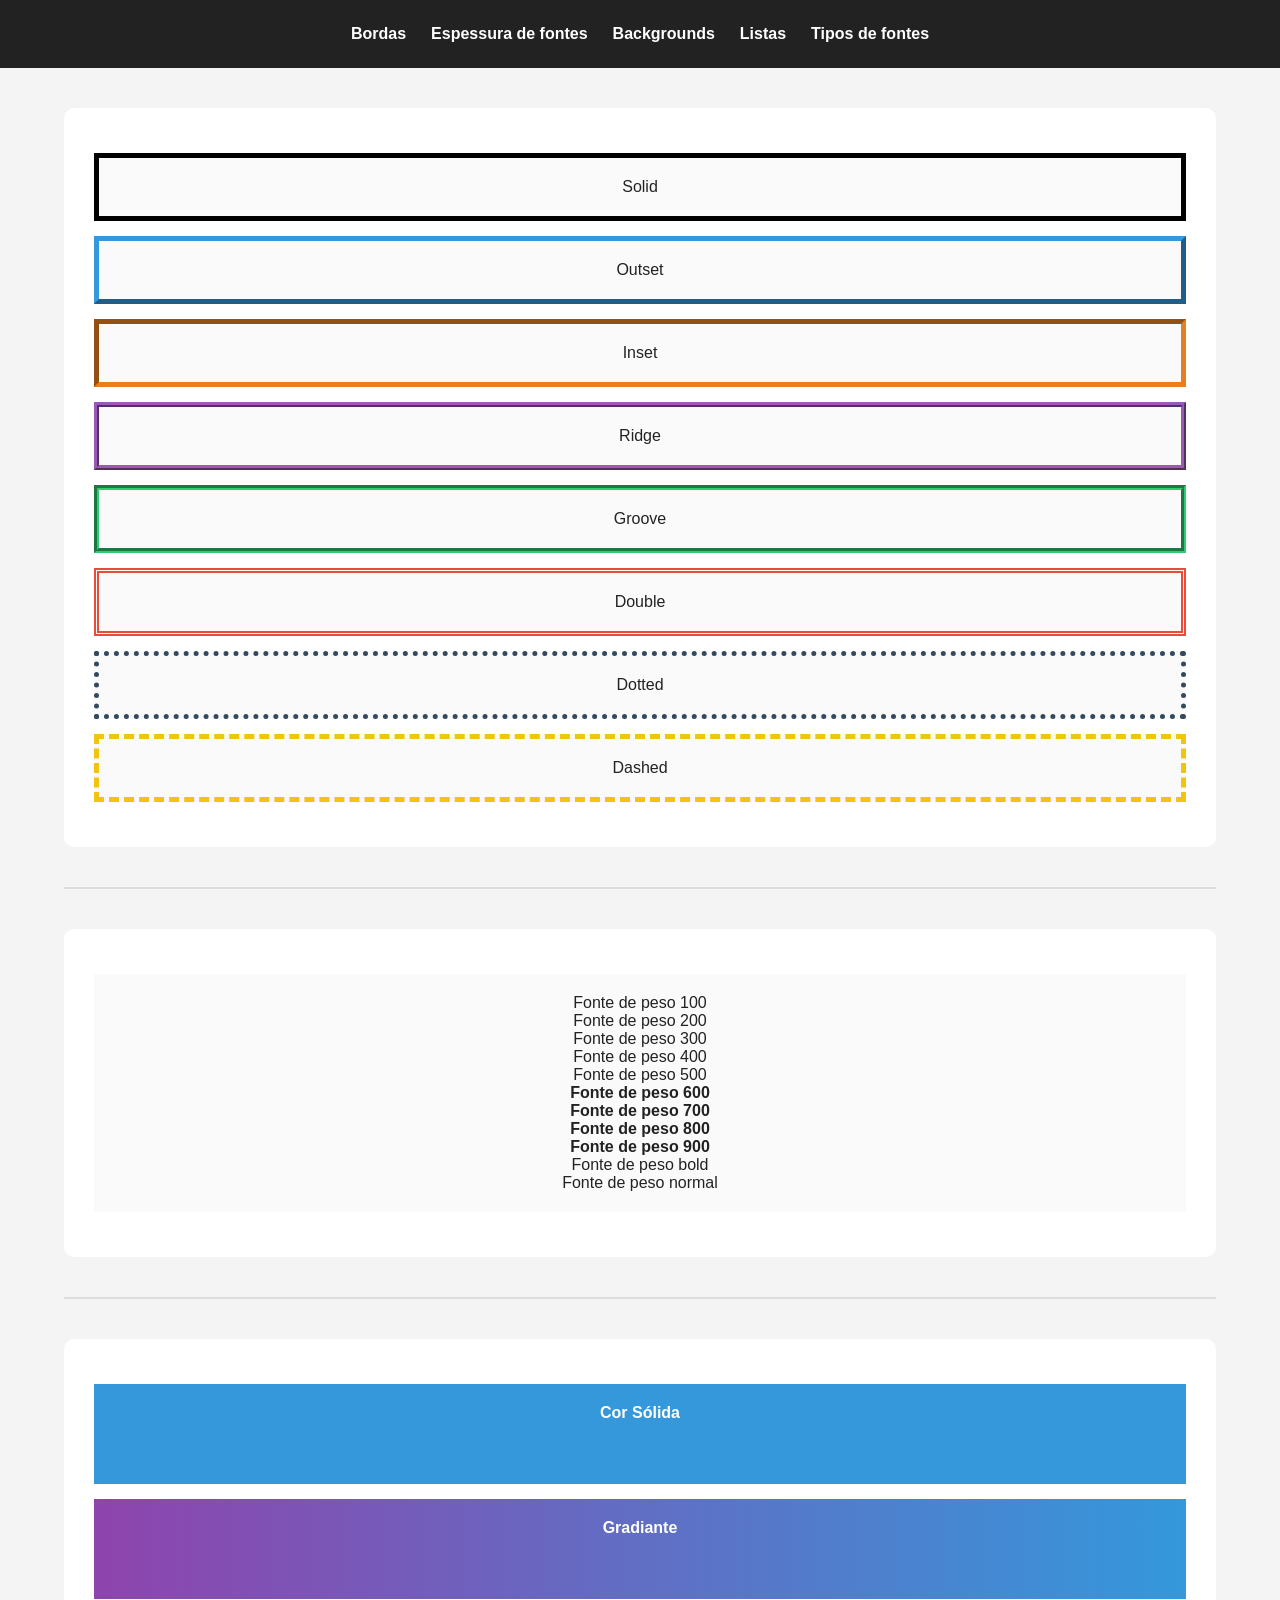
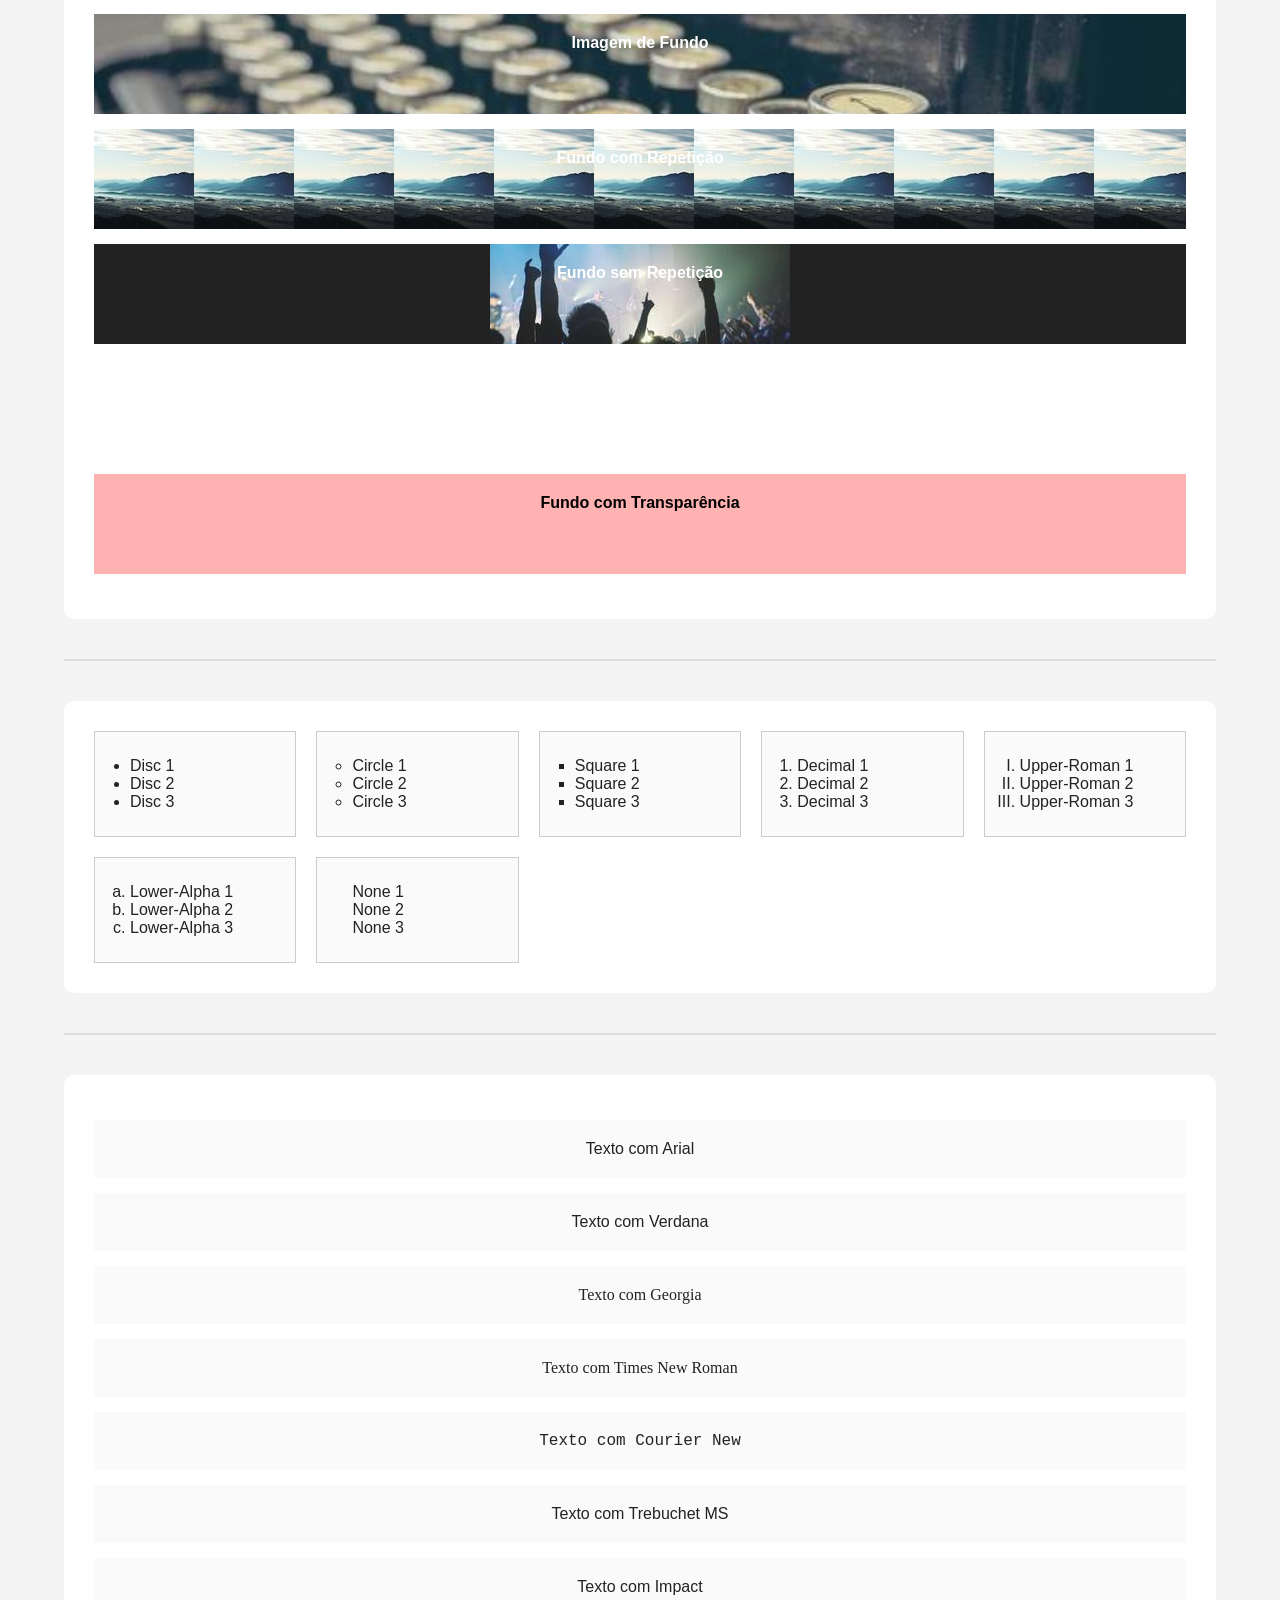
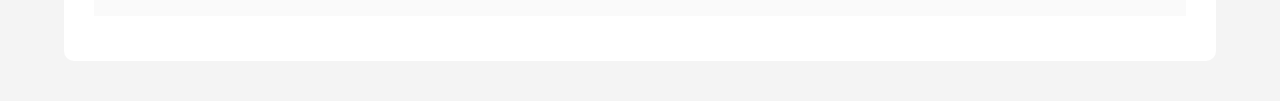
<file: atividade_final_css/index.html>
<!DOCTYPE html>
<html lang="pt-BR">
<head>
    <meta charset="UTF-8">
    <meta name="viewport" content="width=device-width, initial-scale=1.0">
    <title>Atividade final de CSS</title>
    <link rel="stylesheet" href="style/style.css">
</head>
<body>
    <header>
        <nav>
            <ul>
                <li><a href="#bordas">Bordas</a></li>
                <li><a href="#espessura-fontes">Espessura de fontes</a></li>
                <li><a href="#backgrounds">Backgrounds</a></li>
                <li><a href="#listas">Listas</a></li>
                <li><a href="#tipos-fontes">Tipos de fontes</a></li>
            </ul>
        </nav>
    </header>
 
    <main>
        <section id="bordas" class="secao bordas">
            <article>
                <p>Solid</p>
            </article>
            <article>
                <p>Outset</p>
            </article>
            <article>
                <p>Inset</p>
            </article>
            <article>
                <p>Ridge</p>
            </article>
            <article>
                <p>Groove</p>
            </article>
            <article>
                <p>Double</p>
            </article>
            <article>
                <p>Dotted</p>
            </article>
            <article>
                <p>Dashed</p>
            </article>
        </section>
 
        <hr>
 
        <section id="espessura-fontes" class="secao espessura-fontes">
            <article>
                <p class="peso-100">Fonte de peso 100</p>
                <p class="peso-200">Fonte de peso 200</p>
                <p class="peso-300">Fonte de peso 300</p>
                <p class="peso-400">Fonte de peso 400</p>
                <p class="peso-500">Fonte de peso 500</p>
                <p class="peso-600">Fonte de peso 600</p>
                <p class="peso-700">Fonte de peso 700</p>
                <p class="peso-800">Fonte de peso 800</p>
                <p class="peso-900">Fonte de peso 900</p>
                <p class="peso-bold">Fonte de peso bold</p>
                <p class="peso-normal">Fonte de peso normal</p>
            </article>
        </section>
 
        <hr>
 
        <section id="backgrounds" class="secao backgrounds">
            <article>
                <p>Cor Sólida</p>
            </article>
            <article>
                <p>Gradiante</p>
            </article>
            <article>
                <p>Imagem de Fundo</p>
            </article>
            <article>
                <p>Fundo com Repetição</p>
            </article>
            <article>
                <p>Fundo sem Repetição</p>
            </article>
            <article>
                <p>Fundo Fixo</p>
            </article>
            <article>
                <p>Fundo com Transparência</p>
            </article>
        </section>

        <hr>

        <section id="listas" class="secao listas">
            <ul>
                <li>Disc 1</li>
                <li>Disc 2</li>
                <li>Disc 3</li>
            </ul>
            <ul>
                <li>Circle 1</li>
                <li>Circle 2</li>
                <li>Circle 3</li>
            </ul>
            <ul>
                <li>Square 1</li>
                <li>Square 2</li>
                <li>Square 3</li>
            </ul>
            <ul>
                <li>Decimal 1</li>
                <li>Decimal 2</li>
                <li>Decimal 3</li>
            </ul>
            <ul>
                <li>Upper-Roman 1</li>
                <li>Upper-Roman 2</li>
                <li>Upper-Roman 3</li>
            </ul>
            <ul>
                <li>Lower-Alpha 1</li>
                <li>Lower-Alpha 2</li>
                <li>Lower-Alpha 3</li>
            </ul>
            <ul>
                <li>None 1</li>
                <li>None 2</li>
                <li>None 3</li>
            </ul>
        </section>

        <hr>

        <section id="tipos-fontes" class="secao tipos-fontes">
            <article>
                <p>Texto com Arial</p>
            </article>
            <article>
                <p>Texto com Verdana</p>
            </article>
            <article>
                <p>Texto com Georgia</p>
            </article>
            <article>
                <p>Texto com Times New Roman</p>
            </article>
            <article>
                <p>Texto com Courier New</p>
            </article>
            <article>
                <p>Texto com Trebuchet MS</p>
            </article>
            <article>
                <p>Texto com Impact</p>
            </article>
        </section>
    </main>
</body>
</html>
</file>
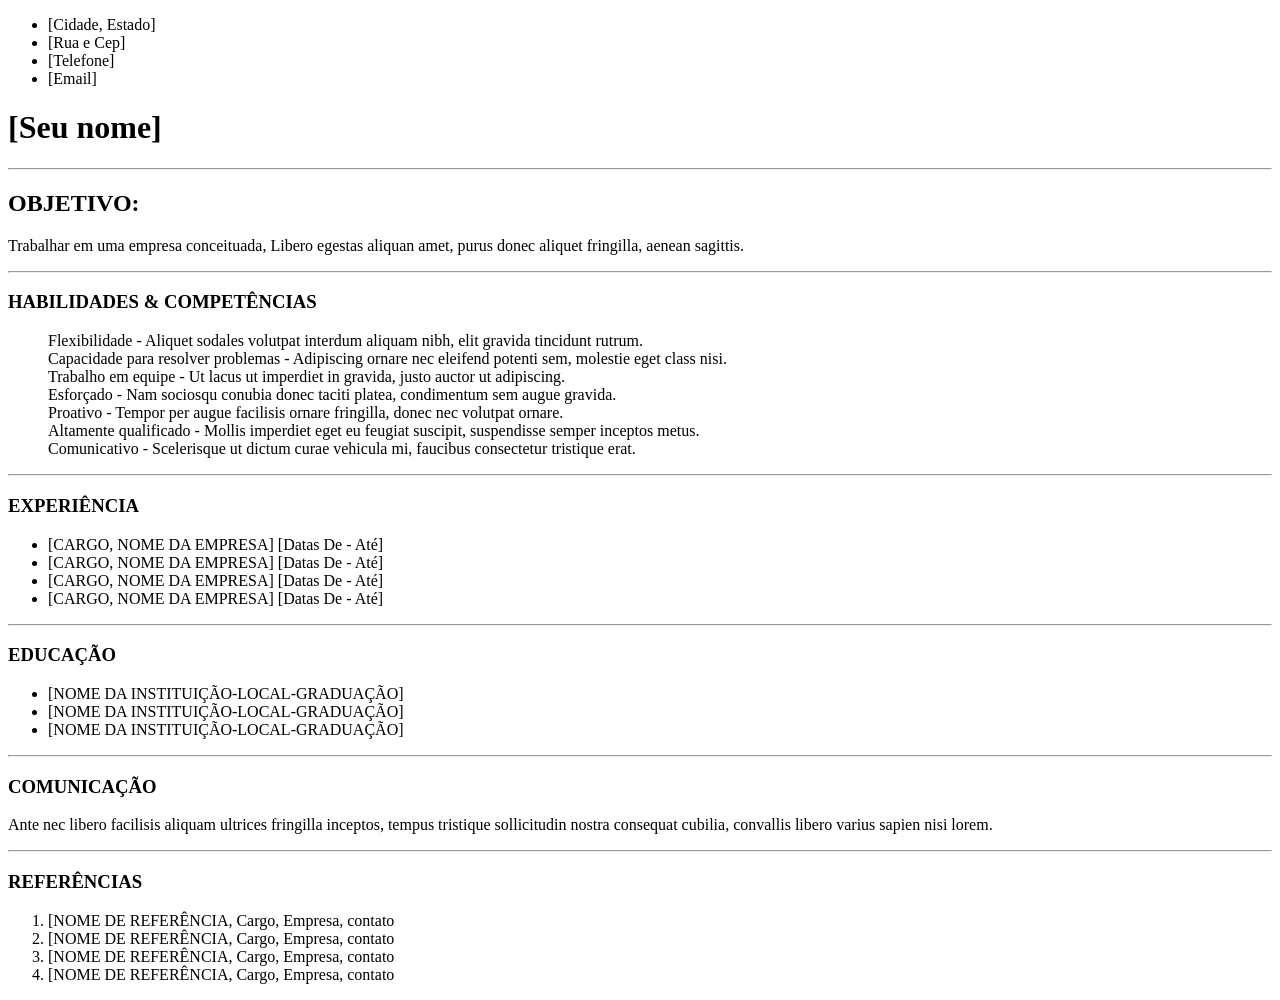
<file: curriculo_html/index.html>
<!DOCTYPE html>
<html lang="pt-br">
<head>
    <meta charset="UTF-8">
    <meta name="viewport" content="width=device-width, initial-scale=1.0">
</head>
<body>
    <main>
        <section class="informações">
        <ul>
            <li>[Cidade, Estado]</li>
            <li>[Rua e Cep]</li>
            <li>[Telefone]</li>
            <li>[Email]</li>
        </ul>

        </section>
        <h1>[Seu nome]</h1>
        <hr class="linha-estilizada">

        <h2>OBJETIVO:</h2>
        <p>Trabalhar em uma empresa conceituada, Libero egestas aliquan amet, purus donec aliquet fringilla, aenean sagittis.</p>
          <hr class="linha-estilizada">

        <dl>  
           <dt>
            <h3>HABILIDADES & COMPETÊNCIAS</h3>
          </dt>
          <dd>Flexibilidade - Aliquet sodales volutpat interdum aliquam nibh, elit gravida tincidunt rutrum.</dd>
          <dd>Capacidade para resolver problemas - Adipiscing ornare nec eleifend potenti sem, molestie eget class nisi.</dd>
          <dd>Trabalho em equipe - Ut lacus ut imperdiet in gravida, justo auctor ut adipiscing.</dd>
          <dd>Esforçado - Nam sociosqu conubia donec taciti platea, condimentum sem augue gravida.</dd>
          <dd>Proativo - Tempor per augue facilisis ornare fringilla, donec nec volutpat ornare.</dd>
          <dd>Altamente qualificado - Mollis imperdiet eget eu feugiat suscipit, suspendisse semper inceptos metus.</dd>
          <dd>Comunicativo - Scelerisque ut dictum curae vehicula mi, faucibus consectetur tristique erat.</dd>
          </dl>
          <hr class="linha-estilizada">

          <h3>EXPERIÊNCIA</h3>
          <ul>
            <li>[CARGO, NOME DA EMPRESA] [Datas De - Até]</li>
            <li>[CARGO, NOME DA EMPRESA] [Datas De - Até]</li>
            <li>[CARGO, NOME DA EMPRESA] [Datas De - Até]</li>
            <li>[CARGO, NOME DA EMPRESA] [Datas De - Até]</li>
          </ul>
          <hr class="linha-estilizada">
          
          <h3>EDUCAÇÃO</h3>
          <ul>
            <li>[NOME DA INSTITUIÇÃO-LOCAL-GRADUAÇÃO]</li>
            <li>[NOME DA INSTITUIÇÃO-LOCAL-GRADUAÇÃO]</li>
            <li>[NOME DA INSTITUIÇÃO-LOCAL-GRADUAÇÃO]</li>
            </ul>
            <hr class="linha-estilizada">

            <h3>COMUNICAÇÃO</h3>
            <p>Ante nec libero facilisis aliquam ultrices fringilla inceptos, tempus tristique sollicitudin nostra consequat cubilia, convallis libero varius sapien nisi lorem.</p>
            <hr class="linha-estilizada">

            <h3>REFERÊNCIAS</h3>
            <ol>
                <li>[NOME DE REFERÊNCIA, Cargo, Empresa, contato</li>
                <li>[NOME DE REFERÊNCIA, Cargo, Empresa, contato</li>
                <li>[NOME DE REFERÊNCIA, Cargo, Empresa, contato</li>
                <li>[NOME DE REFERÊNCIA, Cargo, Empresa, contato</li>
            </ol>
        </main>
    
</body>
</html>
</file>
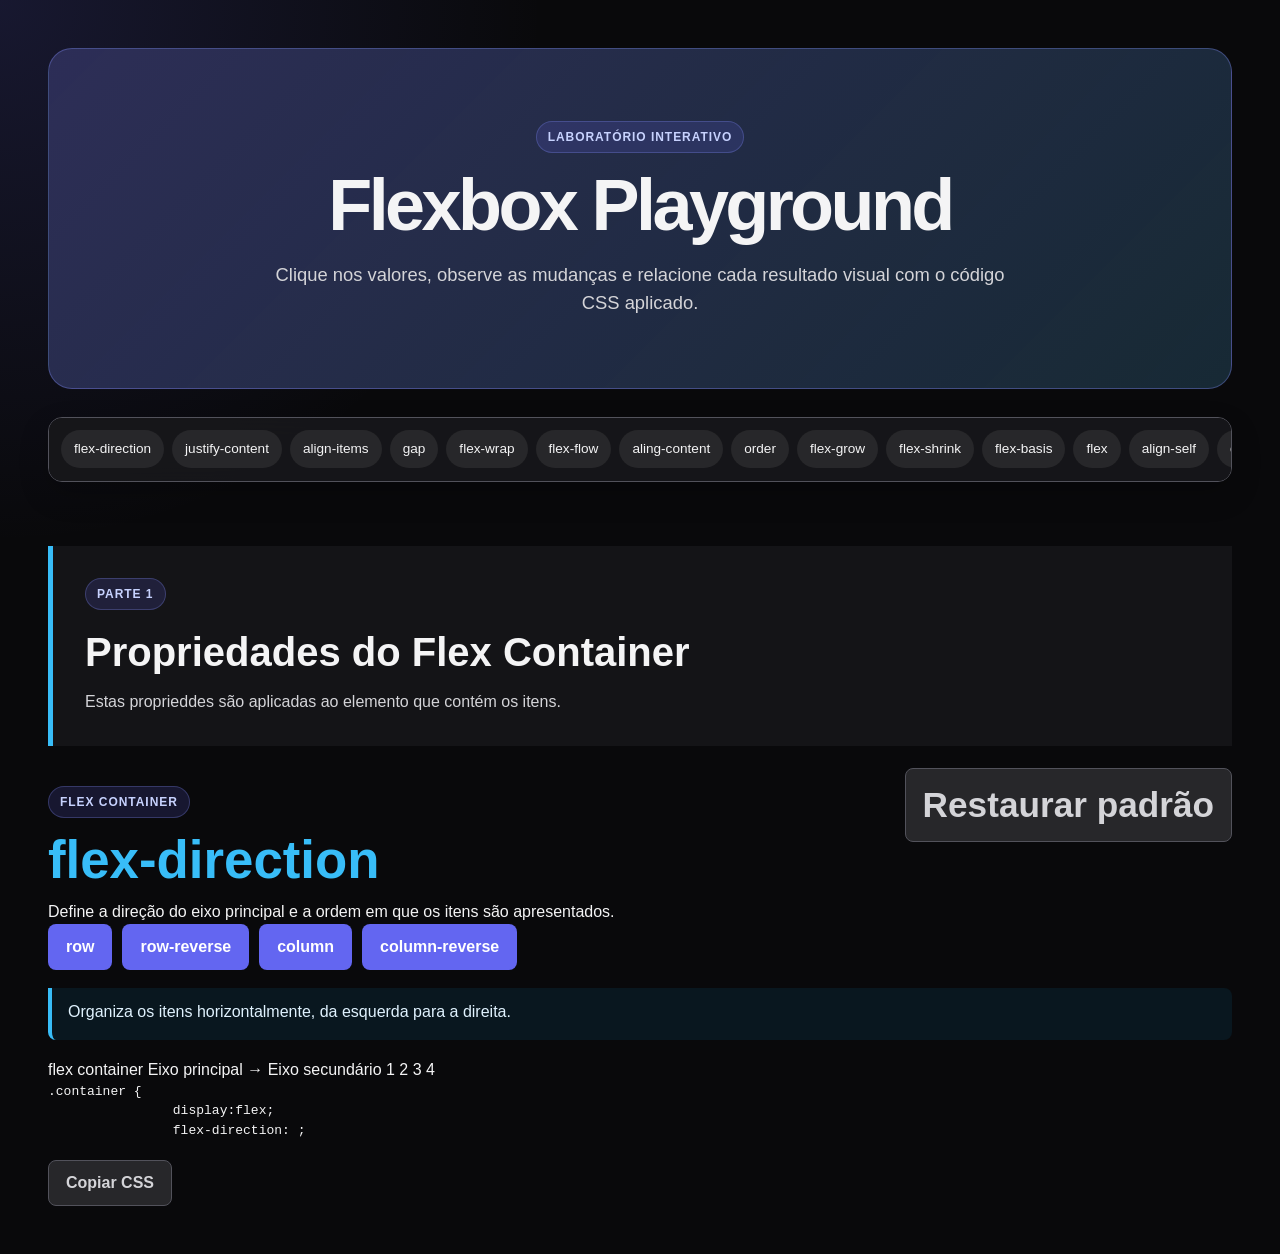
<file: flexbox/index.html>
<!-- Define que o documento utiliza HTML5. Deve ser a primeira declaração do arquivo. -->
<!DOCTYPE html>
<!-- A tag html envolve toda a página. lang="pt-br" informa o idioma para navegadores e leitores de tela. -->
<html lang="pt-br">
    <!-- O head guarda configurações e informações que não aparecem diretamente no conteúdo visual. -->
<head>
    <!-- Permite ultilizar acentos, cedilha e outros caracteres especiais corretamente. -->
    <meta charset="UTF-8">
    <!-- Faz o layout respeitar a largura real de celulares, tablets e computadores. -->
    <meta name="viewport" content="width=device-width, initial-scale=1.0">
    <!-- Descrição usada por mecanismo de busca e no compartilhamento do link. -->
    <meta name="description" content="Laboratório interativo para aprender e praticar as principais propriedades do css flexbox.">
    <!-- Texto exibido na aba do navegador. -->
    <title>Laboratório Flexbox</title>
    <!-- Conecta o HTML ao arquivo CSS responsável pela aparência da página. -->
    <link rel="stylesheet" href="style/style.css">
</head>

<!-- O body contém todo o conteúdo visivel da página. -->
<body>
    

      <!-- ===================================================
         CABEÇALHO PRINCIPAL
         Apresenta o nome e a proposta do laboratório.
    =================================================== -->
<header class="page-header">
<!-- Pequeno rótulo visual acima do título principal. -->
    <span class="page-label">laboratório interativo</span>
    <!-- h1 é o título principal e deve representar o assunto da página. -->
    <h1>Flexbox Playground</h1>
    <p>
        Clique nos valores, observe as mudanças e relacione cada resultado visual com o código CSS aplicado.
    </p>
</header>

  <!-- ===================================================
        NAVEGAÇÃO INTERNA
         Cada link aponta para o id de uma seção da página.
         aria-label descreve o menu para tecnologias assistivas.
    =================================================== -->


   <nav class="property-navigation" aria-label="Navegação das prioridades do Flexbox">
        <a href="#flex-direction">flex-direction</a>
        <a href="#justify-content">justify-content</a>
        <a href="#align-items">align-items</a>
        <a href="#gap">gap</a>
        <a href="#flex-wrap">flex-wrap</a>
        <a href="#flex-flow">flex-flow</a>
        <a href="#aling-content">aling-content</a>
        <a href="#order">order</a>
        <a href="#flex-grow">flex-grow</a>
        <a href="#flex-shrink">flex-shrink</a>
        <a href="#flex-basis">flex-basis</a>
        <a href="#flex">flex</a>
        <a href="#align-self">align-self</a>
        <a href="#desafio">desafio</a>
    </nav>
 
    <!-- O main reúne o conteúdo principal do laboratório-->
    <main>
 
        <!-- ===================================================
        PARTE 1 - PRIORIDADES DO FLEX CONTAINER
        São aplicadas ao elemento pai, responsável por organizar itens
    =================================================== -->
 
        <header class="group-header">
            <span>Parte 1</span>
            <h2>Propriedades do Flex Container</h2>
            <p>Estas proprieddes são aplicadas ao elemento que contém os itens.</p>
        </header>
          <!-- ===================================================
        SEÇÃO: flex-direction
        define a direção do eixo principal e a ordem  inicial dos itens.
        O id permite acessar esta seção pelo menu de navegação.
    =================================================== -->
    <section>
        <!-- Agrupa o título da propriedade e o botão que restaura o valor inicial. -->
         <div class="demo-heading">
            <div>
            <span class="property-type">Flex container</span>
            <h2>flex-direction</h2>
         </div>
         <button type="button" class="reset-button" data-reset-section="direction">Restaurar padrão</button>
        </div>
        <p class="demo-intoduction">
            Define a direção do eixo principal e a ordem em que os itens são apresentados.
        </p>

        <!--
           Grupo de botões com os valores da propriedade.
           role="group" e arial-label ajudam leitores de tela.
           data-* guarda o valor que será lido pelo JavaScript.
           aria-pressed informa qual botão está ativo.
           -->
           <div class="buttons" role="group" aria-label="Valores de flex-direction">
            <button type="button" data-direction="row" aria-pressed="true">row</button>
            <button type="button" data-direction="row-reverse" aria-pressed="false">row-reverse</button>
            <button type="button" data-direction="column" aria-pressed="false">column</button>
            <button type="button" data-direction="column-reverse" aria-pressed="false">column-reverse</button>
           </div>
        <!--
           Descrição atualizada pelo JavaScript conforme o botão escolhido.
           aria-live="polite" permite anunciar a mudança para leitores de tela. 
           -->
           <p class="property-description direction-description" aria-live="polite">
            Organiza os itens horizontalmente, da esquerda para a direita.
           </p>
           <!--
           Área visual da demonstração.
           A classe container recebe display:flex no CSS.
           A segunda classe identifica a propriedade demonstrada.
           -->
           <div class="container direction-container" id="direction-container">
            <span class="container-label">flex container</span>
            <!-- Indicadores dos eixos; JavaScript atualiza as setas nesta seção.-->
            <span class="axis-main direction-main-axis">Eixo principal →</span>
            <span class="axis axis-cross direction-cross-axis">Eixo secundário</span>
            <!-- Cada elemento .item é um flex item. Os números facilitam observar ordem e posição.-->
        <span><span class="item">1</span></span>
        <span><span class="item">2</span></span>
        <span><span class="item">3</span></span>
        <span><span class="item">4</span></span>
        </div>
        <!--Mostra o CSS correspondente ao valor selecionada.
        pre preserva espaços e quebras de linha; code identifica código-fonte.
        O botão usa data-copy-property e data-copy-target para copiar o resultado.
        -->
        <div class="code-wrapper">
            <pre class="code"><code>.container {
                display:flex;
                flex-direction: <strong class="direction-value" aria-live="polite"></strong>;
            </code></pre>
            <button type="button" class="copy-button" data-copy-property="flex-direction" 
            data-copy-target=".direction-value">Copiar CSS</button>
        </div>
    </section>
 
    </main>
 
</body>
 
</html>
</file>
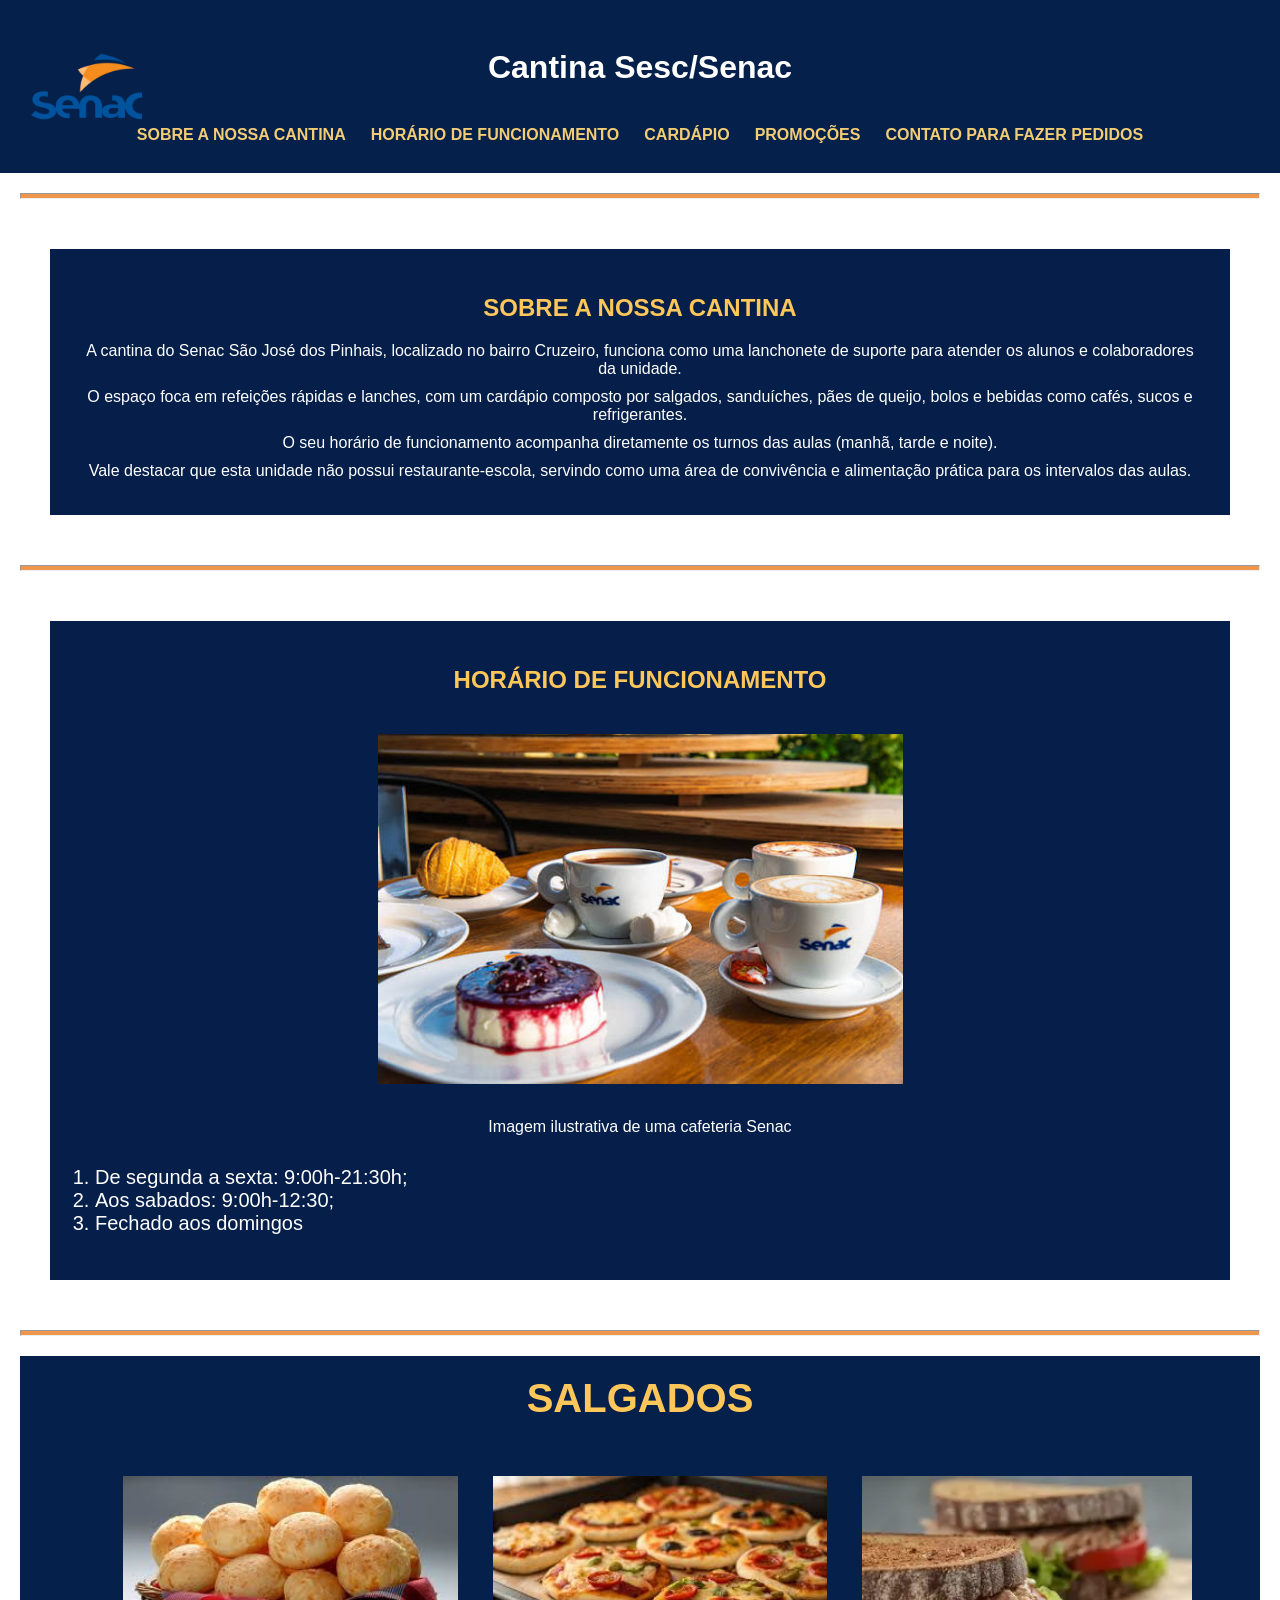
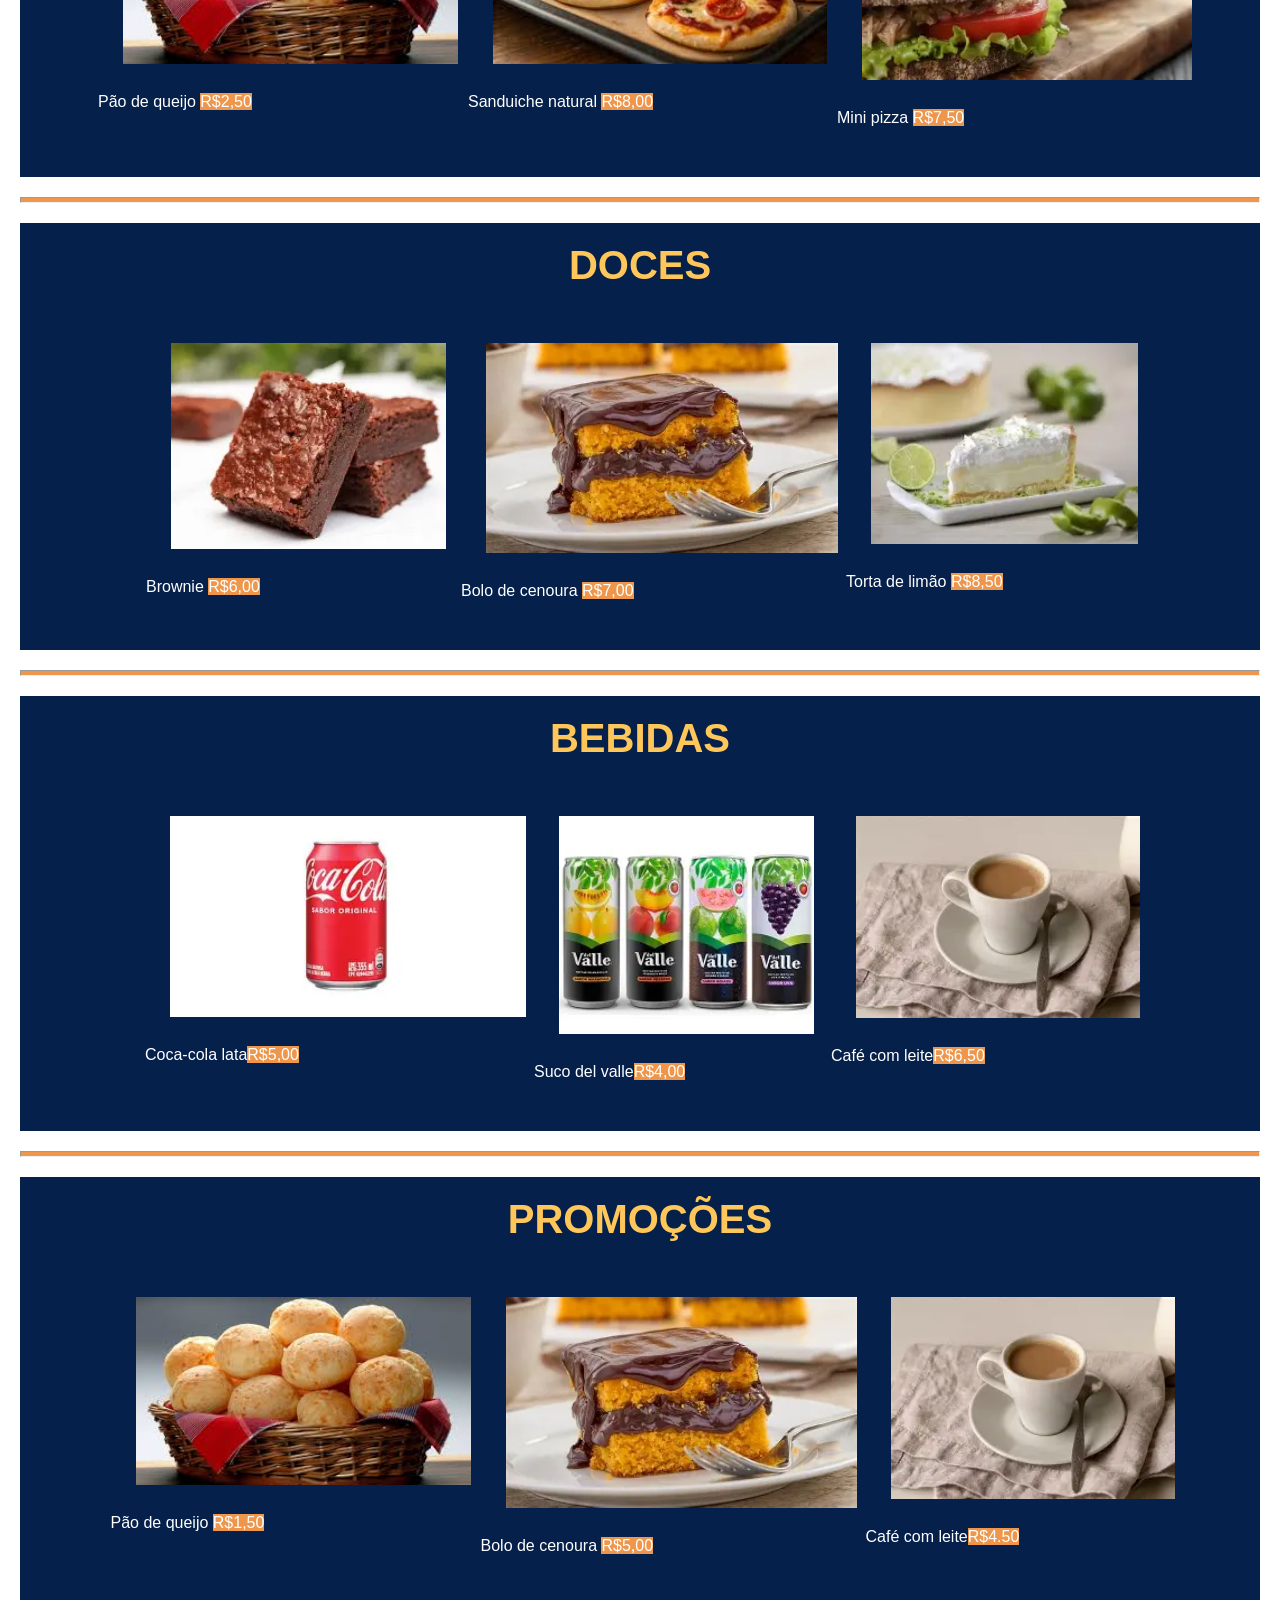
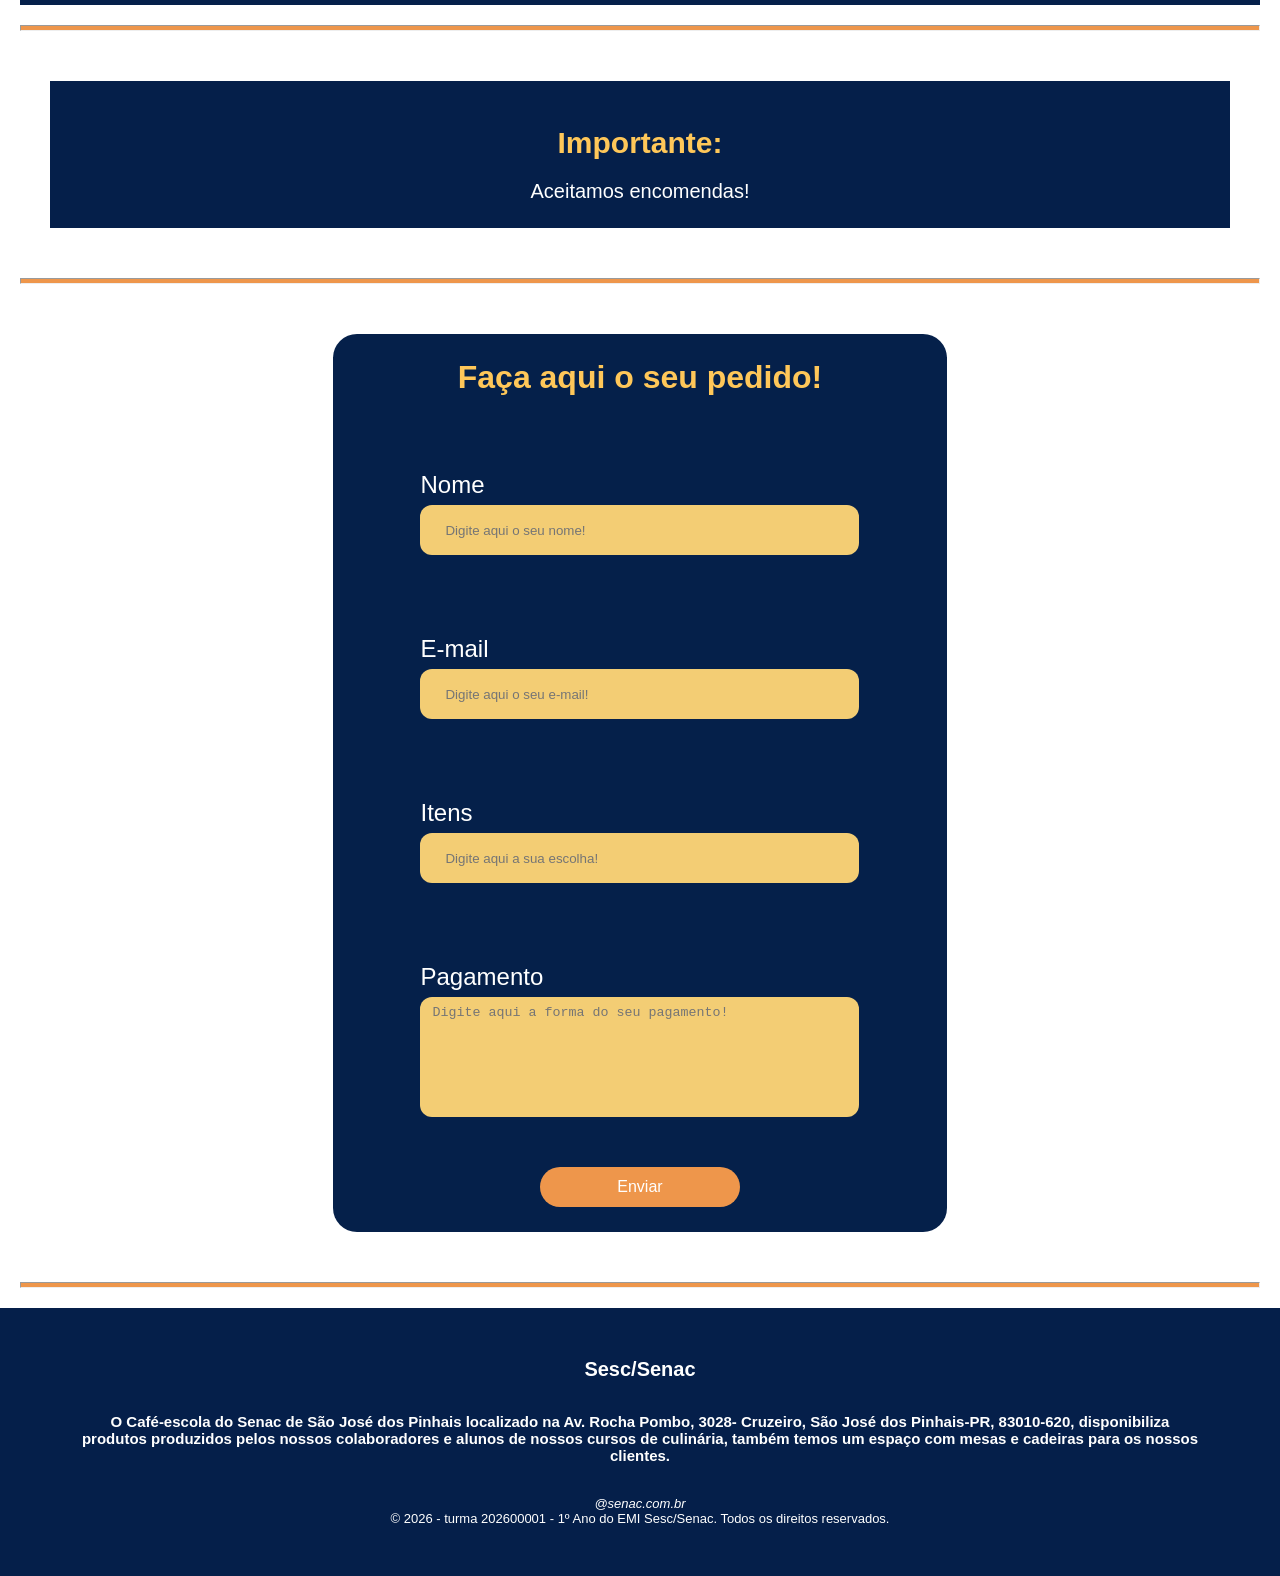
<file: juliabueno_projeto_cantina/index.html>
<!DOCTYPE html>
<html lang="pt-br">
<head>
    <meta charset="UTF-8">
    <meta name="viewport" content="width=device-width, initial-scale=1.0">
    <title>Cantina Sesc/Senac</title>
    <link rel="stylesheet" href="style/style.css">
</head>
<body>
    <header>
        <img src="image/logosenac.png" alt="logo do senac" class="logo">
        <div>
            <h1 class="titulo-1">Cantina Sesc/Senac</h1>
            <nav>
                <ul>
                <li><a href="#sobre_a_nossa_cantina">SOBRE A NOSSA CANTINA</a></li>
                <li><a href="#horario_de_funcionamento">HORÁRIO DE FUNCIONAMENTO</a></li>
                <li><a href="#nossos_produtos">CARDÁPIO</a></li>
                <li><a href="#promos">PROMOÇÕES</a></li>
                <li><a href="#formulario">CONTATO PARA FAZER PEDIDOS</a></li>
                </ul>
            </nav>
        </div>
    </header>
    <hr class="linha">
    <Main>
        <section id="sobre_a_nossa_cantina" class="sobre-1">
            <h2 class="sobre-2">SOBRE A NOSSA CANTINA</h2>
            <article>
            <p class="sobre-3">A cantina do Senac São José dos Pinhais, localizado no bairro Cruzeiro, funciona como uma lanchonete de suporte para atender os alunos e colaboradores da unidade.</p>
            <p class="sobre-3"> O espaço foca em refeições rápidas e lanches, com um cardápio composto por salgados, sanduíches, pães de queijo, bolos e bebidas como cafés, sucos e refrigerantes.</p>
            <p class="sobre-3">O seu horário de funcionamento acompanha diretamente os turnos das aulas (manhã, tarde e noite). </p>
            <p class="sobre-3">Vale destacar que esta unidade não possui restaurante-escola, servindo como uma área de convivência e alimentação prática para os intervalos das aulas.</p>
        </article>
        </section>
<hr class="linha">
          <section id="horario_de_funcionamento" class="hora">
            <h2 class="horat">HORÁRIO DE FUNCIONAMENTO</h2>
            <img src="image/image.png" alt="Imagem de alguns pratos do senac." class="imagem">
            <p class="escrimage">Imagem ilustrativa de uma cafeteria Senac</p>
            <ol class="ol-lis">
               <li>De segunda a sexta: 9:00h-21:30h;</li>
                <li>Aos sabados: 9:00h-12:30;</li>
                <li>Fechado aos domingos</li>
            </ol>
        
          </section>
<hr class="linha">
        <section id="nossos_produtos" class="cardapio-salgados">
           
            <h2 class="titulo-salgado">SALGADOS</h2>
            <div>
                <figure>
            <img src="image/download.jpg" alt="pão de queijo">
            <figcaption>Pão de queijo <mark class="marca-texto"> R$2,50</mark></figcaption>
            </figure>
            <figure>
            <img src="image/images.jpg" alt="sanduiche natural" class="imag-sandu">
            <figcaption>Sanduiche natural <mark class="marca-texto">R$8,00</mark></figcaption>
             </figure>
              <figure>
            <img src="image/sanduiche.webp" alt="mini pizza">
            <figcaption>Mini pizza <mark class="marca-texto">R$7,50</mark></figcaption>
             </figure>
  </div>
  </section>
  <hr class="linha">
  <section class="cardapio-doces">
    <h2 class="titulo-doces">DOCES</h2>
  <div>
             <figure>
            <img src="image/OIP.webp" alt="brownie">
            <figcaption>Brownie <mark class="marca-texto">R$6,00</mark></figcaption>
             </figure>
              <figure>
            <img src="image/bolo cenoura.webp" alt="bolo de cenoura">
            <figcaption>Bolo de cenoura <mark class="marca-texto">R$7,00</mark></figcaption>
             </figure>
              <figure>
            <img src="image/torta limão.webp" alt="torta de limão">
            <figcaption>Torta de limão <mark class="marca-texto">R$8,50</mark></figcaption>
             </figure>
            </div>
        </section>
<hr class="linha">
         <section class="cardapio-bebidas">
    <h2 class="titulo-bebidas">BEBIDAS</h2>
  <div>
    <figure>
            <img src="image/coca.webp" alt="coca lata">
            <figcaption>Coca-cola lata<mark class="marca-texto">R$5,00</mark></figcaption>
             </figure>
              <figure>
            <img src="image/suco.webp" alt="suco del valle">
            <figcaption>Suco del valle<mark class="marca-texto">R$4,00</mark></figcaption>
             </figure>
              <figure>
            <img src="image/café.webp" alt="cafe com leite">
            <figcaption>Café com leite<mark class="marca-texto">R$6,50</mark></figcaption>
             </figure>
            </div>
        </section>
        <hr class="linha">
        <section id="promos" class="cardapio-promos">
        <h2 class="titulo-promo">PROMOÇÕES</h2>
 <div>
              <figure>
            <img src="image/download.jpg" alt="pão de queijo">
            <figcaption>Pão de queijo <mark class="marca-texto"> R$1,50</mark></figcaption>
            </figure>
               <figure>
            <img src="image/bolo cenoura.webp" alt="bolo de cenoura">
            <figcaption>Bolo de cenoura <mark class="marca-texto">R$5,00</mark></figcaption>
             </figure>
              <figure>
            <img src="image/café.webp" alt="cafe com leite">
            <figcaption>Café com leite<mark class="marca-texto">R$4.50</mark></figcaption>
             </figure>
            </div>
        </section>
<hr class="linha">
        <aside class="anuncio">
            <h1 class="text">Importante:</h1>
            <p>Aceitamos encomendas!</p>
        </aside>
<hr class="linha">
         <section id="formulario" class="formulario">
            <div class="form-cta">
                <form class="lead-form">
                    <h3>Faça aqui o seu pedido!</h3>
                    <div class="form-row">
                        <label>Nome</label>
                        <input type="text" name="nome" id="nome" placeholder="Digite aqui o seu nome!">
                    </div>
                    <div class="form-row">
                        <label>E-mail</label>
                        <input type="email" name="e-mail" id="e-mail" placeholder="Digite aqui o seu e-mail!">
                    </div>
                    <div class="form-row">
                        <label>Itens</label>
                        <input type="mensagem" id="mensagem" placeholder="Digite aqui a sua escolha!">
                    </div>
                    <div class="form-row">
                        <label>Pagamento</label>
                        <textarea name="Pagamento" id="pagamento" placeholder="Digite aqui a forma do seu pagamento!" cols="50" rows="5"></textarea>
                    </div>
                    <button class="btn" type="submit">Enviar</button>
                </form>
            </div>
        </section>
    <hr class="linha">

    </Main>
    <footer class="rodape">
        <h3 class="escro">Sesc/Senac</h3>
        <h4 class="escriro">O Café-escola do Senac de São José dos Pinhais localizado na Av. Rocha Pombo, 3028- Cruzeiro, São José dos Pinhais-PR, 83010-620, disponibiliza produtos produzidos pelos nossos colaboradores e alunos de nossos cursos de culinária, também temos um espaço com mesas e cadeiras para os nossos clientes.
</h4>
        
        <address class="address">@senac.com.br</address>
         <p>&copy; 2026 - turma 202600001 - 1º Ano do EMI Sesc/Senac. Todos os direitos reservados.</p>
    </footer>
    
</body>
</html>
</file>
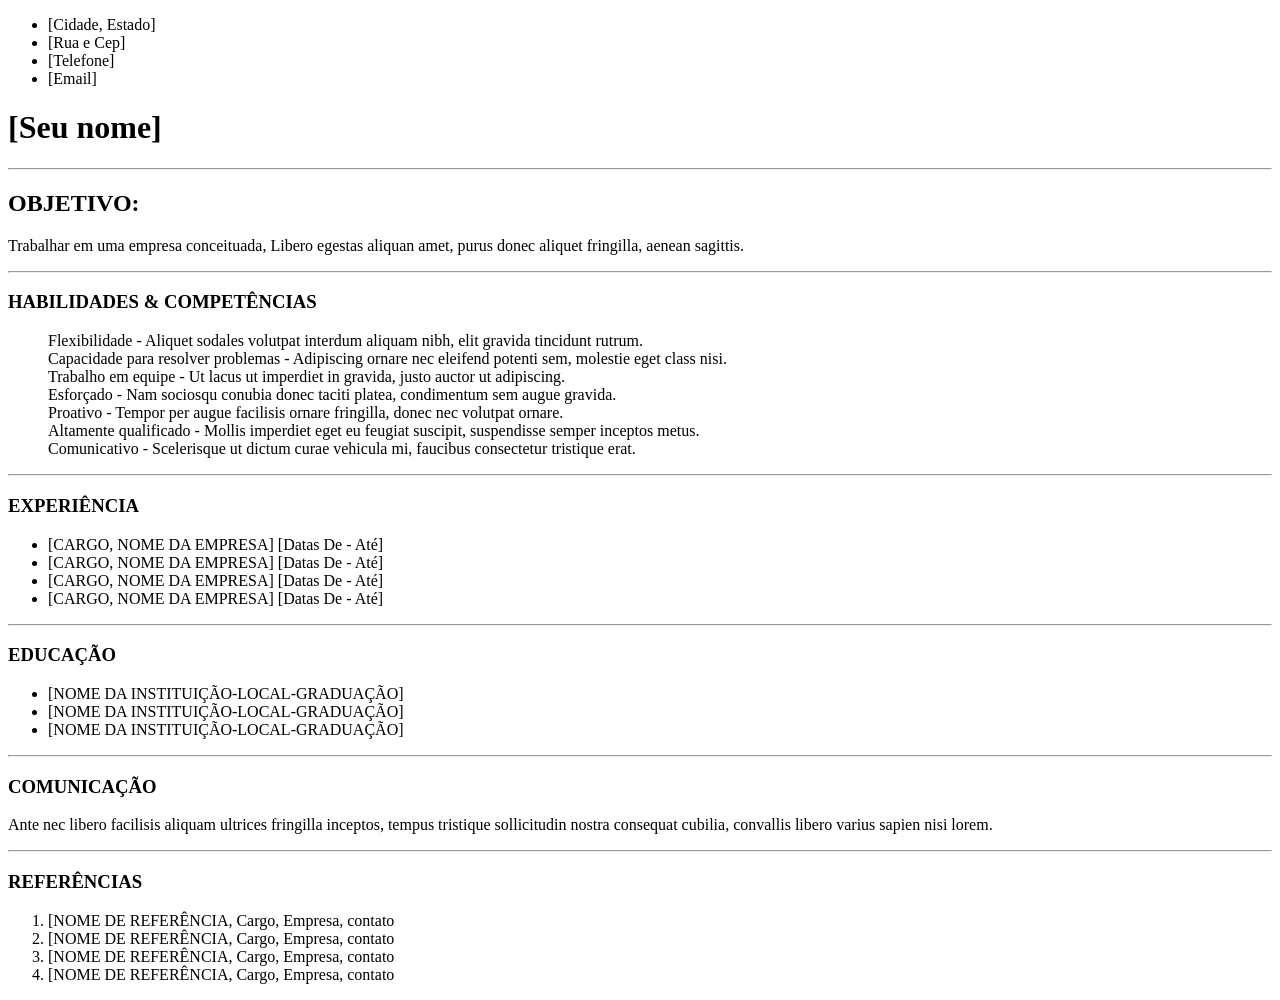
<file: curriculo_html/correcao.html>
<!DOCTYPE html>
<html lang="pt-br">
<head>
    <meta charset="UTF-8">
    <meta name="viewport" content="width=device-width, initial-scale=1.0">
    <title>Document</title>
</head>
<body>
    <!-- <ul> define uma lista não ordenada -->
    <ul>
        <li>[Cidade, Estado]</li> <!-- <li> informa o conteúdo da lista -->
        <li>[Rua e Cep]</li>
        <li>[Telefone]</li>
        <li>[Email]</li>
    </ul>
    <h1>[Seu nome]</h1>
    <hr>

    <h2>OBJETIVO:</h2>
    <p>Trabalhar em uma empresa conceituada, Libero egestas aliquan amet, purus donec aliquet fringilla, aenean sagittis.</p>
    <hr>

    <dl>
        <dt>
            <h3>HABILIDADES & COMPETÊNCIAS</h3>
        </dt>
        <dd>Flexibilidade - Aliquet sodales volutpat interdum aliquam nibh, elit gravida tincidunt rutrum.</dd>
        <dd>Capacidade para resolver problemas - Adipiscing ornare nec eleifend potenti sem, molestie eget class nisi.</dd>
        <dd>Trabalho em equipe - Ut lacus ut imperdiet in gravida, justo auctor ut adipiscing.</dd>
        <dd>Esforçado - Nam sociosqu conubia donec taciti platea, condimentum sem augue gravida.</dd>
        <dd>Proativo - Tempor per augue facilisis ornare fringilla, donec nec volutpat ornare.</dd>
        <dd>Altamente qualificado - Mollis imperdiet eget eu feugiat suscipit, suspendisse semper inceptos metus.</dd>
        <dd>Comunicativo - Scelerisque ut dictum curae vehicula mi, faucibus consectetur tristique erat.</dd>
    </dl>
    <hr>

    <h3>EXPERIÊNCIA</h3>
          <ul>
            <li>[CARGO, NOME DA EMPRESA] [Datas De - Até]</li>
            <li>[CARGO, NOME DA EMPRESA] [Datas De - Até]</li>
            <li>[CARGO, NOME DA EMPRESA] [Datas De - Até]</li>
            <li>[CARGO, NOME DA EMPRESA] [Datas De - Até]</li>
          </ul>
          <hr>

    <h3>EDUCAÇÃO</h3>
          <ul>
             <li>[NOME DA INSTITUIÇÃO-LOCAL-GRADUAÇÃO]</li>
             <li>[NOME DA INSTITUIÇÃO-LOCAL-GRADUAÇÃO]</li>
             <li>[NOME DA INSTITUIÇÃO-LOCAL-GRADUAÇÃO]</li>
          </ul>
          <hr>

    <h3>COMUNICAÇÃO</h3>
            <p>Ante nec libero facilisis aliquam ultrices fringilla inceptos, tempus tristique sollicitudin nostra consequat cubilia, convallis libero varius sapien nisi lorem.</p>
          <hr>

    <h3>REFERÊNCIAS</h3>
          <ol>
             <li>[NOME DE REFERÊNCIA, Cargo, Empresa, contato</li>
             <li>[NOME DE REFERÊNCIA, Cargo, Empresa, contato</li>
             <li>[NOME DE REFERÊNCIA, Cargo, Empresa, contato</li>
             <li>[NOME DE REFERÊNCIA, Cargo, Empresa, contato</li>
         </ol>

</body>
</html>
</file>
<file: atividade_final_css/style/style.css>
*{
    padding: 0;
    margin: 0;
    box-sizing: border-box;
}
 
body{
    font-family: Arial, sans-serif;
    background-color: #f4f4f4;
    color: #222;
}
 
header{
    background-color: #222;
    padding: 25px;
    position: sticky;
    top: 0;
}
 
nav ul{
    display: flex;
    gap: 25px;
    justify-content: center;
    list-style: none;
}
 
nav a {
    color: white;
    text-decoration: none ;
    font-weight: bold;
}
 
nav a:hover {
    color: #00bcd4;
}
 
main{
    width: 90%;
    margin: 30px auto;
}
 
.secao{
    margin: 40px 0;
    padding: 30px;
    background-color: white;
    border-radius: 10px;
}
 
article{
padding: 20px;
margin: 15px 0;
text-align: center;
background-color: #fafafa;
}
 
/*BORDAS*/
 
.bordas article:nth-child(1) {
    border: 5px solid #000;
}
 
.bordas article:nth-child(2) {
    border: 5px outset #3498db;
}
 
.bordas article:nth-child(3) {
    border: 5px inset #e67e22;
}
 
.bordas article:nth-child(4) {
    border: 5px ridge #9b59b6;
}
 
.bordas article:nth-child(5) {
    border: 5px groove #2ecc71;
}
 
.bordas article:nth-child(6) {
    border: 5px double #e74c3c;
}
 
.bordas article:nth-child(7) {
    border: 5px dotted #34495e;
}
 
.bordas article:nth-child(8) {
    border: 5px dashed #f1c40f;
}
 
/*ESPESSURAS DAS FONTES*/
 
.peso-100{
     font-weight: 100;
}
 
.peso-200{
     font-weight: 200;
}
 
.peso-300{
     font-weight: 300;
}
 
.peso-400{
     font-weight: 400;
}
 
.peso-500{
     font-weight: 500;
}
 
.peso-600{
     font-weight: 600;
}
 
.peso-700{
     font-weight: 700;
}
 
.peso-800{
     font-weight: 800;
}
 
.peso-900{
     font-weight: 900;
}
 
.peso-100{
     font-weight: bold;
}
 
.peso-100{
     font-weight: normal;
}
 
/* BACKGROUDS */
 
.backgrounds article{
    min-height: 100px;
    color: white;
    font-weight: bold;
}
 
.backgrounds article:nth-child(1){
    background-color: #3498db;
}
 
.backgrounds article:nth-child(2){
    background: linear-gradient(to right, #8e44ad,#3498db);
}
 
.backgrounds article:nth-child(3){
   background-image: url(../image/cover.jpg);
   background-size: cover;
   background-position: center;
}
 
.backgrounds article:nth-child(4){
   background-image: url(../image/repeat.jpg);
   background-repeat: repeat;
}
 
.backgrounds article:nth-child(5){
   background-image: url(../image/no-repeat.jpg);
   background-repeat: no-repeat;
   background-position: center;
   background-color: #222;
}
 
.backgrounds article:nth-child(6){
   background-image: url(../image/fixed.jpg);
   background-attachment: fixed;
   background-size: cover;
   background-position: center;
}
 
.backgrounds article:nth-child(7){
   background-color: rgba(255, 0, 0, 0.3);
   color: #000;
   /* opacity: 0.3; */
}

/* LISTAS */

.listas {
    display: grid;
    grid-template-columns: repeat(auto-fit, minmax(180px, 1fr));
    gap: 20px;
}

.listas ul {
    background-color: #fafafa;
    padding: 25px 35px;
    border: 1px solid #ccc;
}

.listas ul:nth-child(1) {
    list-style-type: disc;
}

.listas ul:nth-child(2) {
   list-style-type: circle;
}

.listas ul:nth-child(3) {
    list-style-type: square;
}

.listas ul:nth-child(4) {
    list-style-type: decimal;
}

.listas ul:nth-child(5) {
    list-style-type: upper-roman;
}

.listas ul:nth-child(6) {
    list-style-type: lower-alpha;
}

.listas ul:nth-child(7) {
    list-style-type: none;
}

/* TIPOS DE FONTES */

.tipos-fontes article:nth-child(1) {
    font-family: Arial, sans-serif;
}

.tipos-fontes article:nth-child(2) {
font-family: Verdana, sans-serif;
}

.tipos-fontes article:nth-child(3) {
font-family: Georgia, serif;
}

.tipos-fontes article:nth-child(4) {
font-family: 'Times New Roman', serif;
}

.tipos-fontes article:nth-child(5) {
font-family: 'Courier New', monospace
}

.tipos-fontes article:nth-child(6) {
font-family: 'Trebuchet MS', sans-serif;
}

.tipos-fontes article:nth-child(7) {
font-family: Impact, sans-serif;
}

/* LINHA SEPARADORA */

hr {
    margin: 40px 0;
    border: none;
    height: 2px;
    background-color: #ddd;
}

/* RESPONSIVO */

@media (max-width: 768px) {
    nav ul {
        flex-direction: column;
        align-items: center;
    }

    main {
        width: 95%;
    }
}
</file>
<file: flexbox/style/style.css>
/* ===========================================
   Configurações gerais
=========================================== */
 
:root {
    color-scheme: dark ;
    --background: #09090b;
    --surface: #18181b;
    --surface-soft: #27272a;
    --surface-highlight: #3f3f46;
    --border: #52525b;
    --text: #f4f4f5;
    --text-muted: #d4d4d8;
    --primary: #6366f1;
    --primary-hover: #818cf8;
    --accent: #38bdf8;
    --success: #22c55e;
    --warning: #f59e0b;
    --danger: #ef4444;
    --item: #0ea5e9;
    --item-selected: #f97316;
    --radius-small: 8px;
    --radius-medium: 12px;
    --radius-large: 18px
    --shadow: 0 18px 45px rgba (0, 0, 0, 0.24);
 
}
 
* {
    margin: 0;
    padding: 0;
    box-sizing: border-box;
}
 
html{
    scroll-behavior: smooth;
    scroll-padding-top: 100px;
}
 
 
body {
    min-height: 100vh;
    padding: clamp(16px, 4vw, 48px);
        color: var(--text);
        background:
    radial-gradient(circle at top left,
    rgba(99, 102, 241, 0.16),
    transparent 34rem),
    var(--background);
    font-family: inter, arial, Arial, Helvetica, sans-serif;
    line-height: 1.5;
}
 
button,
select {
    font: inherit
}
 
button,
a,
select {
    -webkit-tap-highlight-color: transparent;
}
 
button:focus-visible,
a:focus-visible,
select:focus-visible {
    outline: 3px solid #facc15;
    outline-offset: 3px;
}
/* ===========================================
   Cabeçalho e navegação
=========================================== */
.page-header {
    max-width: 1200px;
    margin:0 auto 28px;
    padding: clamp(28px,6vw, 72px);
    text-align: center;
    background:
        linear-gradient(
            135deg, rgba(99, 102, 241, 0.28),
            rgba(14, 165, 233, 0.12)
         ),
        var(--surface);
    border: 1px solid rgba(129, 140, 248, 0.35);
    border-radius: 24px;
    box-shadow: var(--shadow);
}
 
.page-label,
.property-type,
.group-header span {
    display: inline-flex;
    align-items: center;
    width: fit-content;
    padding: 6px 11px;
    color: #c7d2fe;
    background-color: rgba(99, 102, 241, 0.16);
    border: 1px solid rgba(129, 140, 248, 0.28);
    border-radius: 999px;
    font-size: 0.75rem;
    font-weight: 700;
    letter-spacing: 0.08em;
    text-transform: uppercase;
}
 
.page-header h1{
    margin-top:16px;
    font-size: clamp(2rem, 7vw, 4.5rem);
    line-height: 1;
    letter-spacing: -0.05em;
}
 
.page-header p {
    max-width: 760px;
    margin: 20px auto 0;
    color: var(--text-muted);
    font-size: clamp(1rem, 2vw, 1.15rem);
}
 
.property-navigation {
    position: sticky;
    top: 12px;
    z-index: 20;
    display: flex;
    gap: 8px;
    flex-wrap: nowrap;
    max-width: 1200px;
    margin: 0 auto 36px;
    padding: 12px;
    overflow-x: auto;
    background-color: rgba(24, 24, 27, 0.9);
    border: 1px solid var(--border);
    border-radius: 14px;
    box-shadow: 0 12px 30px rgba(0, 0, 0, 0.2);
    backdrop-filter: blur(14px);
}
 
.property-navigation a {
    flex: 0 0 auto;
    padding: 8px 12px;
    color: var(--text);
    background-color: var(--surface-soft);
    border: 1px solid transparent;
    border-radius: 999px;
    text-decoration: none;
    font-size: 0.85rem;
    transition: 0.2s;
}
 
.property-navigation a:hover {
    color: white;
    background-color: var(--primary);
    border-color: var(--primary-hover);
}
 
/* ===========================================
   Grupo e seções
=========================================== */
 
main {
    max-width: 1200px;
    margin: 0 auto;
}
 
.group-header {
    margin: 64px 0 22px;
    padding: clamp(20px, 4vw, 32px);
    background-color: rgba(24, 24, 27, 0.76);
    border-left: 5px solid var(--accent);
    border-radius: 0 var(--radius-large) var(--radius-large) 0;
}
 
.group-header h2 {
    margin-top: 12px;
    color: var(--text);
    font-size: clamp(1.6rem, 4vw, 2.5rem);
}
 
.group-header p {
    margin-top: 8px;
    color: var(--text-muted);
}

/* ===========================================
   GARD DE DEMONSTRAÇÃO

   Cada propriedade é apresentada dentro de um card separado.

   overflow: hidden impede que elementos ultrapassem as bordas.
=========================================== */

.demo {
    margin-bottom: 36px;
    padding: clamp(20px, 4vw, 34px);
    overflow: hidden;
    background-color: rgba(24, 24, 27, 0.92);
    border: 1px solid var(--surface-highlight);
    border-radius: var(--radius-large);
    box-shadow: var(--shadow);
}

/* ===========================================
  CABEÇALHO INTERNO DA DEMONSTRAÇÃO

  Utiliza Flexbox para separar o título da propriedade e
  o botão de restauração.
=========================================== */

.demo-heading {
    display: flex;
    align-items: flex-start;
    justify-content: space-between;
    gap: 20px;
}

.demo-heading {
    margin-top: 8px;
    color: var(--accent);
    font-size: clamp(1.55rem, 4vw, 2.2rem);
}

.item-property {
    color: #fed7aa;
    background-color: rgba(249, 115, 22, 0.14);
    border-color: rgba(249, 115, 22, 0.3);
}

.challenge-label {
    color: #bbf7d0;
    background-color: rgba(34, 197, 94, 0.14);
    border-color: rgba(34, 197, 94, 0.3);
}

.demo-introduction {
    max-width: 850px;
    margin: 18px 0 22px;
    color: var(--text-muted);
    line-height: 1.7;
}

.demo-introduction strong {
    color: white;
}

/* ===========================================
  DESCRIÇÃO DINÂMICA

  Este texto será atualizado pelo JavaScript quando o aluno
  selecionar outro valor da propriedade
=========================================== */

.property-description {
    min-height: 52px;
    margin: 0 0 18px;
    padding: 12px 16px;
    color: #e0f2fe;
    background-color: rgba(14, 165, 233, 0.09);
    border-left: 4px solid var(--accent);
    border-radius: 0 var(--radius-small) var(--radius-small);
}

/* ===========================================
 BOTÕES E CONTROLES
=========================================== */

.buttons {
    display: flex;
    gap: 10px;
    flex-wrap: wrap;
    margin-bottom: 18px;
}

/* ===========================================
 BOTÃO PADRÃO

 min-height: 44px cria uma área confortável para clique 
 também em dispositivos com tela sensível ao toque.
=========================================== */

button {
    min-height: 44px;
    padding: 10px 17px;
    color: white;
    background-color: var(--primary);
    border: 1px solid transparent;
    border-radius: var(--radius-small);
    cursor: pointer;
    font-weight: 700;
    transition: 
        transform 0.2s,
        backgroud-color 0.2s,
        border-color 0.2s,
        box-shadow 0.2s;
}

button:hover {
    background-color: var(--primary-hover);
    transform: translateY(-1px);
}

/* ===========================================
  BOTÃO ATIVO

  A classe active é controlada pelo JavaScript e mostra qual 
  valor CSS está selecionado.
=========================================== */

button.active {
    color: #052e16;
    background-color: var(--success);
    border-color: #86efac;
    box-shadow: 0 0 0 4px rgba(34, 197, 94, 0.14);
}

.reset-button,
.copy-button {
    color: var(--text-muted);
    background-color: var(--surface-soft);
    border-color: var(--border);
    font-weight: 600;
}

.reset-button:hover,
.copy-button:hover {
    color: white;
    background-color: var(--surface-highlight);
}

/* 
Esta classe é adicionada temporiariamente pelo JavaScript
após o código CSS ser copiado.
 */

 .copy-button.copy-success {
    color: #052e16;
    background-color: var(--success);
    border-color: #86efac;
 }

 .compact-buttons {
    margin-bottom: 0;
 }

 /* ===========================================
 CONTROLE DA DEMONSTRAÇÃO flex-shrink
 flex-shrink só é percebido quando falta espaço.

 Por isso esta área permite alterar a largura do container.
 =========================================== */
</file>
<file: juliabueno_projeto_cantina/style/style.css>
*{
    padding: 0;
    margin: 0;
    box-sizing: border-box;
}

body {
    background-color: #ffffff70;
    font-family: Arial, Helvetica, sans-serif;
}

header{
    background-color: #05204a;
    padding: 25px;
    position: sticky;
    top: 0;
    display: flex;
}

header div {
    display: flex;
    flex-direction: column;
    margin: 0 auto;
   
}

.logo {
    width: 10%;
    margin-right: -10%;
}

nav ul{
    display: flex;
    gap: 25px;
    justify-content: center;
    list-style: none;

}
 
nav a {
    color: #f3cd74;
    text-decoration: none ;
    font-weight: bold;
}
 
nav a:hover {
    color: #ee964b;
}

.titulo-1 {
    text-align: center;
    color: white;
    margin: 20px;
}

     
.linha {
    padding: 2px;
    margin: 20px;
     color: #ee964b;
    background-color: #ee964b;
}

.sobre-1 {
       margin: 50px;
        padding: 25px;
        background-color: #051f4a;
        text-align: center;
}

.sobre-2 {
    text-align: center;
    color: #FFC759;
    margin: 20px;
}

.sobre-3 {
    color: white;
    margin: 10px;
}

.hora {
       margin: 50px;
        padding: 25px;
        background-color: #051f4a;
    
        color: white;
}

.horat {
     color: #FFC759;
     text-align: center;
     padding: 20px;
}

.imagem {
    margin-left: calc(50% - 25%);
    padding: 20px;
    width: 50%;
}

.escrimage {
    color: white;
    text-align: center;
    padding: 10px;
}

.ol-lis {
    padding: 20px;
    font-size: 20px;
}

.cardapio-salgados {
    margin-left: calc(35% - 30%);
    background-color: #05204a;
    margin: 20px;
    padding: 25px;
    color: white;
    padding: 20px;
}
.cardapio-salgados img{
    width: 110%;
    text-align: center;
    color: white;
    padding: 25px;
}

.titulo-salgado {
    text-align: center;
    color: #FFC759;
    font-size: 250%;
}
   
.cardapio-doces {
    margin-left: calc(35% - 30%);
    background-color: #05204a;
    margin: 20px;
    padding: 25px;
    color: white;
    padding: 20px;
}

.cardapio-doces img{
    width: 110%;
    text-align: center;
    color: white;
    padding: 25px;
}

.titulo-doces {
    text-align: center;
    color: #FFC759;
    font-size: 250%;
}

.cardapio-bebidas{
    margin-left: calc(35% - 30%);
    background-color: #05204a;
    margin: 20px;
    padding: 25px;
    color: white;
    padding: 20px;
}
.cardapio-bebidas img{
    width: 110%;
    text-align: center;
    color: white;
    padding: 25px;
}

 .titulo-bebidas {
    text-align: center;
    color: #FFC759;
    font-size: 250%;
}


.cardapio-promos {
    margin-left: calc(35% - 30%);
    background-color: #05204a;
    margin: 20px;
    padding: 25px;
    color: white;
    padding: 20px;
}
.cardapio-promos img{
    width: 110%;
    text-align: center;
    color: white;
    padding: 25px;
}

.titulo-promo {
    text-align: center;
    color: #FFC759;
    font-size: 250%;
}


.marca-texto {
    background-color: #ee964b;
    color: white;
}

div {
    display: flex;
    justify-content: center;
    gap: 20px;
    margin: 30px 0;
}

img {
    width: 50px;
    border-radius: 15px;
}

.anuncio{
    background-color: #051f4a;
    color: white;
    padding: 25px;
    margin: 50px;
    text-align: center;
    font-size: 20px;
}
.text {
    color: #FFC759;
    padding: 20px;
}




.formulario {
        width: 80%;
        margin: 50px auto;
    }

    .formulario .form-cta {
        width: 60%;
        height: auto;
        background-color: #05204a;
        border-radius: 24px;
        padding: 25px;
        margin: 0 auto;
    }

    .form-cta h3{
        text-align: center;
        padding-bottom: 25px;
        font-size: 32px;
        font-weight: 600;
        color: #FFC759;
    }

    .lead-form {
        display: flex;
        flex-direction: column;
        gap: 20px;
    }
    .form-row {
        display: flex;
        flex-direction: column;
        gap: 6px;
    }

    .form-row label {
        color: white;
        font-size: 24px;
        font-weight: 500;
    }

    .form-row input {
        height: 40px;
        background-color: #f3cd74;
        border: none;
        border-radius: 12px;
        padding: 25px;
    }
    
    .form-row textarea {
        height: 120px;
        background-color: #f3cd74;
        border: none;
        border-radius: 12px;
        padding: 8px 12px;
        resize: none;
    }

    .lead-form .btn {
        width: 200px;
        height: 40px;
        border-radius: 24px;
        border: none;
        background-color: #ee964b;
        color: white;
        margin: 0 auto;
        font-size: 16px;
        cursor: pointer;
        transition: .3s;
        text-align-last: center;
    }

.rodape {
        font-size: 13px;
        padding: 50px;
        background-color: #051f4a;
        text-align: center;
        color: white;
}

.escro {
    font-size: 20px;
}

.escriro {
    padding: 20px;
    margin: 1%;
    font-size: 15px;
}

address {
    color: white;
}
</file>
